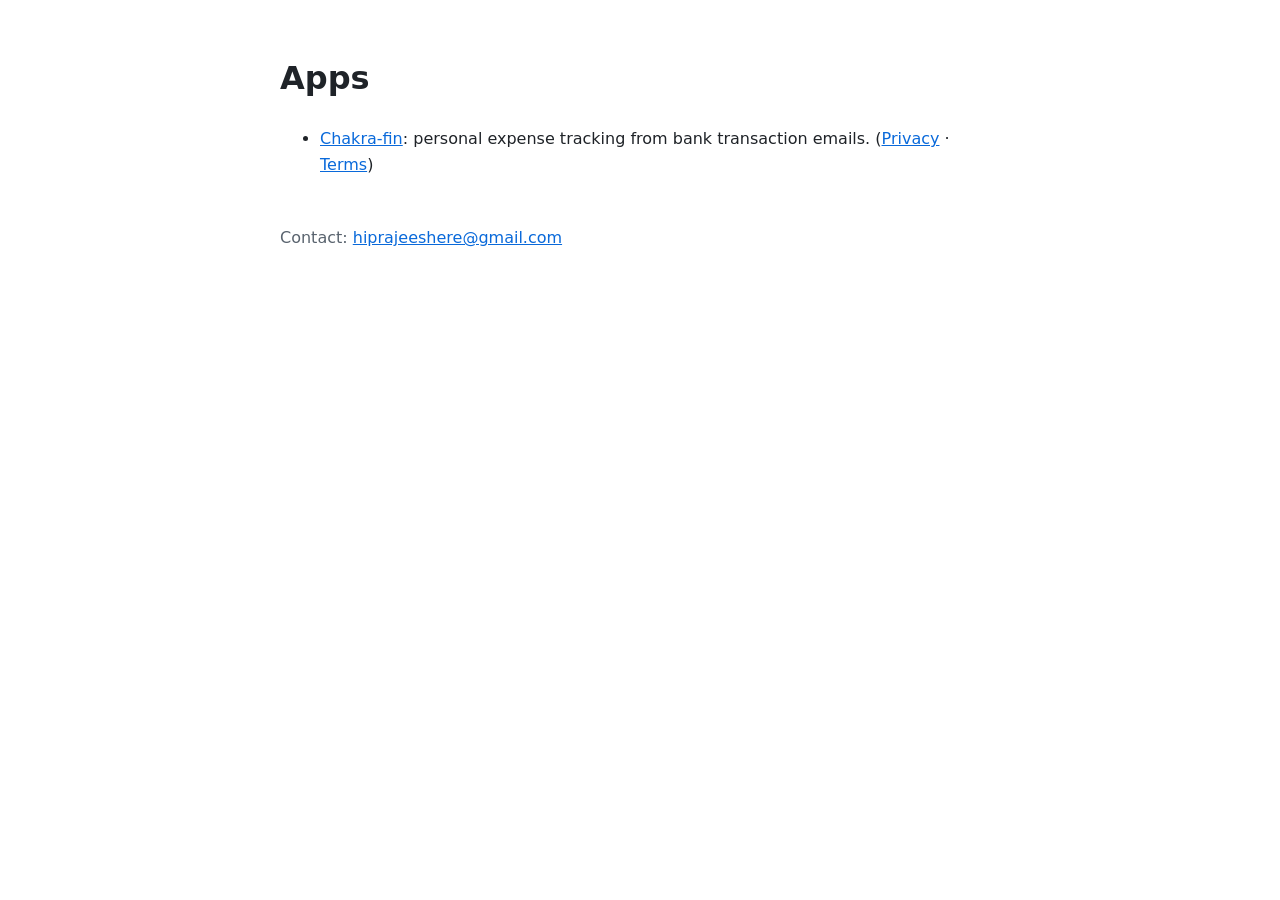
<file: index.html>
<!doctype html>
<html lang="en">
<head>
  <meta charset="utf-8">
  <meta name="viewport" content="width=device-width, initial-scale=1">
  <title>Prajeesh's Apps</title>
  <link rel="stylesheet" href="chakra-fin/style.css">
</head>
<body>
  <main>
    <h1>Apps</h1>
    <ul>
      <li>
        <a href="chakra-fin/">Chakra-fin</a>: personal expense tracking from bank transaction emails.
        (<a href="chakra-fin/privacy.html">Privacy</a> · <a href="chakra-fin/terms.html">Terms</a>)
      </li>
    </ul>
    <footer>Contact: <a href="mailto:hiprajeeshere@gmail.com">hiprajeeshere@gmail.com</a></footer>
  </main>
</body>
</html>
</file>
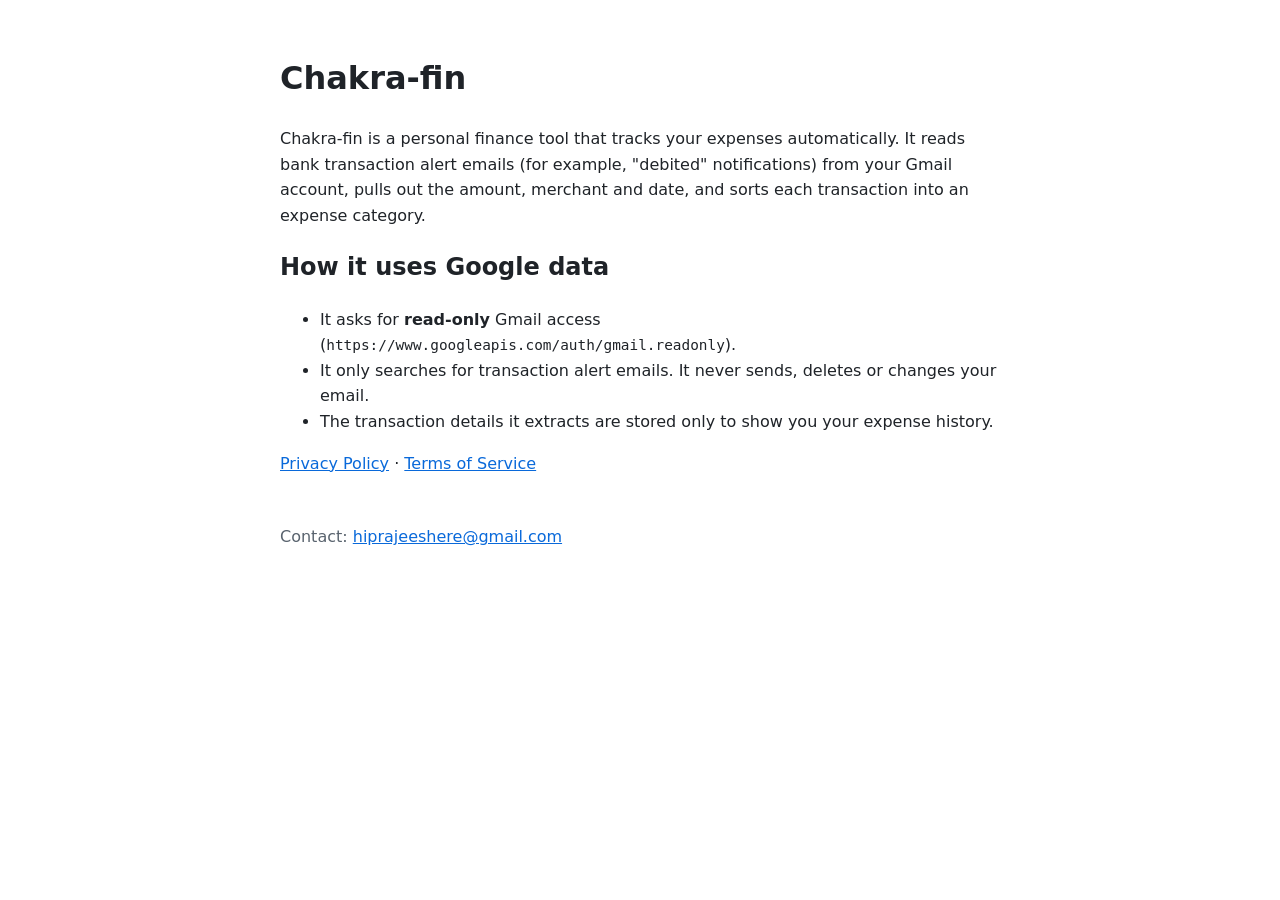
<file: chakra-fin/index.html>
<!doctype html>
<html lang="en">
<head>
  <meta charset="utf-8">
  <meta name="viewport" content="width=device-width, initial-scale=1">
  <title>Chakra-fin</title>
  <meta name="description" content="Chakra-fin: personal expense tracking from bank transaction emails.">
  <link rel="stylesheet" href="style.css">
</head>
<body>
  <main>
    <h1>Chakra-fin</h1>
    <p>Chakra-fin is a personal finance tool that tracks your expenses automatically.
      It reads bank transaction alert emails (for example, "debited" notifications) from
      your Gmail account, pulls out the amount, merchant and date, and sorts each
      transaction into an expense category.</p>

    <h2>How it uses Google data</h2>
    <ul>
      <li>It asks for <strong>read-only</strong> Gmail access
        (<code>https://www.googleapis.com/auth/gmail.readonly</code>).</li>
      <li>It only searches for transaction alert emails. It never sends, deletes or changes your email.</li>
      <li>The transaction details it extracts are stored only to show you your expense history.</li>
    </ul>

    <p>
      <a href="privacy.html">Privacy Policy</a> ·
      <a href="terms.html">Terms of Service</a>
    </p>

    <footer>Contact: <a href="mailto:hiprajeeshere@gmail.com">hiprajeeshere@gmail.com</a></footer>
  </main>
</body>
</html>
</file>
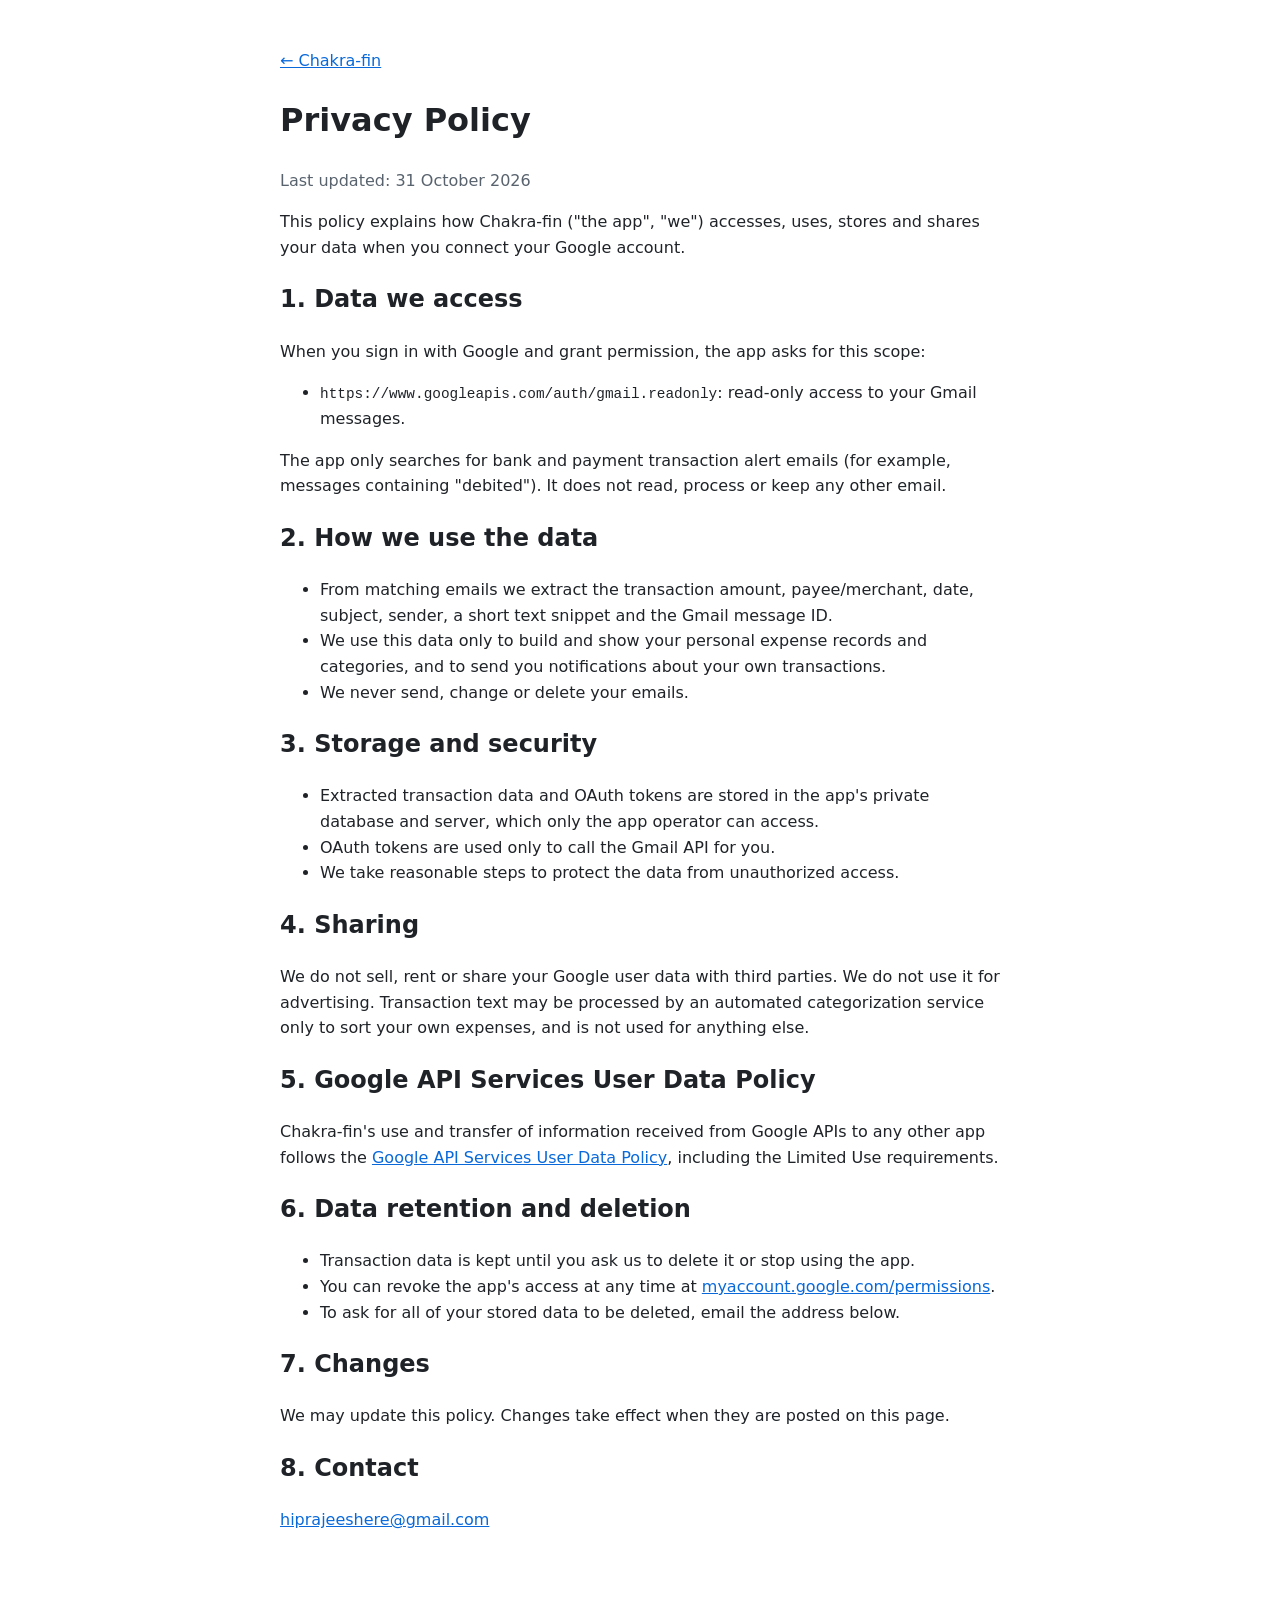
<file: chakra-fin/privacy.html>
<!doctype html>
<html lang="en">
<head>
  <meta charset="utf-8">
  <meta name="viewport" content="width=device-width, initial-scale=1">
  <title>Chakra-fin Privacy Policy</title>
  <link rel="stylesheet" href="style.css">
</head>
<body>
  <main>
    <p><a href="index.html">← Chakra-fin</a></p>
    <h1>Privacy Policy</h1>
    <p class="muted">Last updated: 31 October 2026</p>

    <p>This policy explains how Chakra-fin ("the app", "we") accesses, uses, stores and
      shares your data when you connect your Google account.</p>

    <h2>1. Data we access</h2>
    <p>When you sign in with Google and grant permission, the app asks for this scope:</p>
    <ul>
      <li><code>https://www.googleapis.com/auth/gmail.readonly</code>: read-only access to your Gmail messages.</li>
    </ul>
    <p>The app only searches for bank and payment transaction alert emails (for example,
      messages containing "debited"). It does not read, process or keep any other email.</p>

    <h2>2. How we use the data</h2>
    <ul>
      <li>From matching emails we extract the transaction amount, payee/merchant, date,
        subject, sender, a short text snippet and the Gmail message ID.</li>
      <li>We use this data only to build and show your personal expense records and
        categories, and to send you notifications about your own transactions.</li>
      <li>We never send, change or delete your emails.</li>
    </ul>

    <h2>3. Storage and security</h2>
    <ul>
      <li>Extracted transaction data and OAuth tokens are stored in the app's private
        database and server, which only the app operator can access.</li>
      <li>OAuth tokens are used only to call the Gmail API for you.</li>
      <li>We take reasonable steps to protect the data from unauthorized access.</li>
    </ul>

    <h2>4. Sharing</h2>
    <p>We do not sell, rent or share your Google user data with third parties. We do not
      use it for advertising. Transaction text may be processed by an automated
      categorization service only to sort your own expenses, and is not used for anything else.</p>

    <h2>5. Google API Services User Data Policy</h2>
    <p>Chakra-fin's use and transfer of information received from Google APIs to any other
      app follows the
      <a href="https://developers.google.com/terms/api-services-user-data-policy">Google API Services User Data Policy</a>,
      including the Limited Use requirements.</p>

    <h2>6. Data retention and deletion</h2>
    <ul>
      <li>Transaction data is kept until you ask us to delete it or stop using the app.</li>
      <li>You can revoke the app's access at any time at
        <a href="https://myaccount.google.com/permissions">myaccount.google.com/permissions</a>.</li>
      <li>To ask for all of your stored data to be deleted, email the address below.</li>
    </ul>

    <h2>7. Changes</h2>
    <p>We may update this policy. Changes take effect when they are posted on this page.</p>

    <h2>8. Contact</h2>
    <p><a href="mailto:hiprajeeshere@gmail.com">hiprajeeshere@gmail.com</a></p>
  </main>
</body>
</html>
</file>
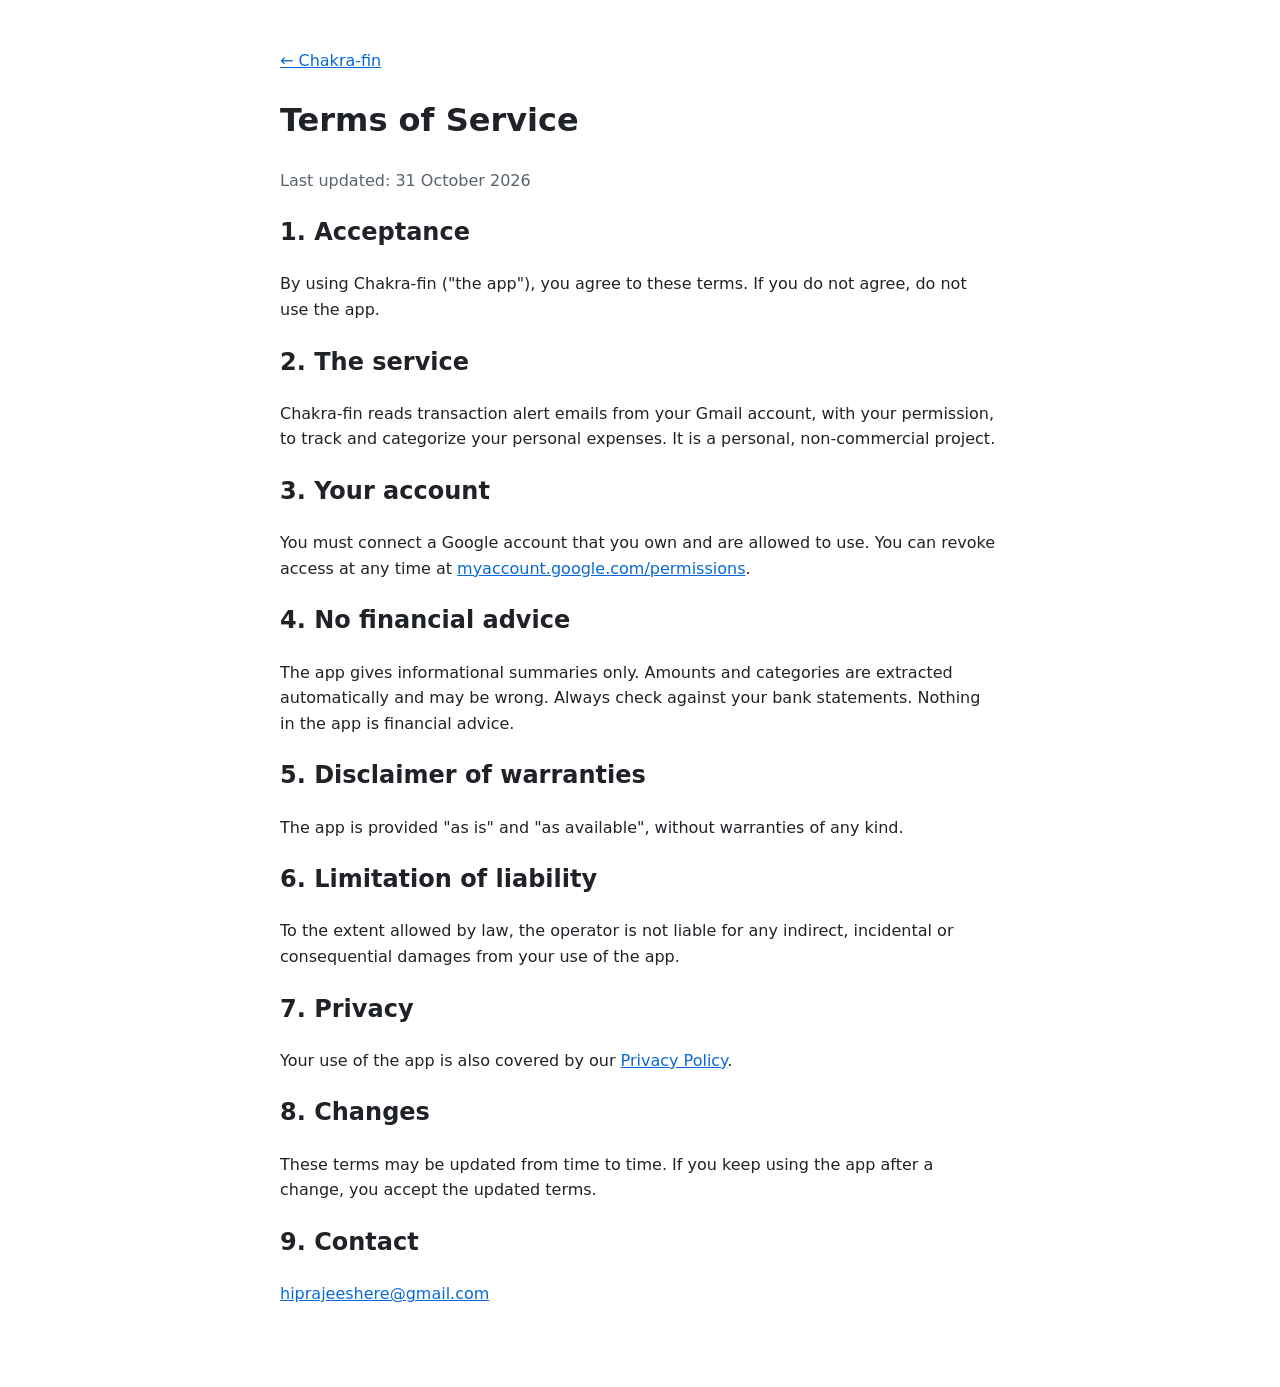
<file: chakra-fin/terms.html>
<!doctype html>
<html lang="en">
<head>
  <meta charset="utf-8">
  <meta name="viewport" content="width=device-width, initial-scale=1">
  <title>Chakra-fin Terms of Service</title>
  <link rel="stylesheet" href="style.css">
</head>
<body>
  <main>
    <p><a href="index.html">← Chakra-fin</a></p>
    <h1>Terms of Service</h1>
    <p class="muted">Last updated: 31 October 2026</p>

    <h2>1. Acceptance</h2>
    <p>By using Chakra-fin ("the app"), you agree to these terms. If you do not agree,
      do not use the app.</p>

    <h2>2. The service</h2>
    <p>Chakra-fin reads transaction alert emails from your Gmail account, with your
      permission, to track and categorize your personal expenses. It is a personal,
      non-commercial project.</p>

    <h2>3. Your account</h2>
    <p>You must connect a Google account that you own and are allowed to use. You can
      revoke access at any time at
      <a href="https://myaccount.google.com/permissions">myaccount.google.com/permissions</a>.</p>

    <h2>4. No financial advice</h2>
    <p>The app gives informational summaries only. Amounts and categories are extracted
      automatically and may be wrong. Always check against your bank statements. Nothing
      in the app is financial advice.</p>

    <h2>5. Disclaimer of warranties</h2>
    <p>The app is provided "as is" and "as available", without warranties of any kind.</p>

    <h2>6. Limitation of liability</h2>
    <p>To the extent allowed by law, the operator is not liable for any indirect,
      incidental or consequential damages from your use of the app.</p>

    <h2>7. Privacy</h2>
    <p>Your use of the app is also covered by our <a href="privacy.html">Privacy Policy</a>.</p>

    <h2>8. Changes</h2>
    <p>These terms may be updated from time to time. If you keep using the app after a
      change, you accept the updated terms.</p>

    <h2>9. Contact</h2>
    <p><a href="mailto:hiprajeeshere@gmail.com">hiprajeeshere@gmail.com</a></p>
  </main>
</body>
</html>
</file>
<file: chakra-fin/style.css>
:root {
  --bg: #ffffff;
  --fg: #1f2328;
  --muted: #59636e;
  --link: #0969da;
}
@media (prefers-color-scheme: dark) {
  :root {
    --bg: #0d1117;
    --fg: #e6edf3;
    --muted: #9198a1;
    --link: #4493f8;
  }
}
body {
  margin: 0;
  background: var(--bg);
  color: var(--fg);
  font: 16px/1.6 system-ui, -apple-system, "Segoe UI", Roboto, sans-serif;
}
main {
  max-width: 720px;
  margin: 0 auto;
  padding: 32px 16px 64px;
}
a { color: var(--link); }
code { font-size: 0.9em; overflow-wrap: anywhere; }
.muted { color: var(--muted); }
footer { margin-top: 48px; color: var(--muted); }
</file>
